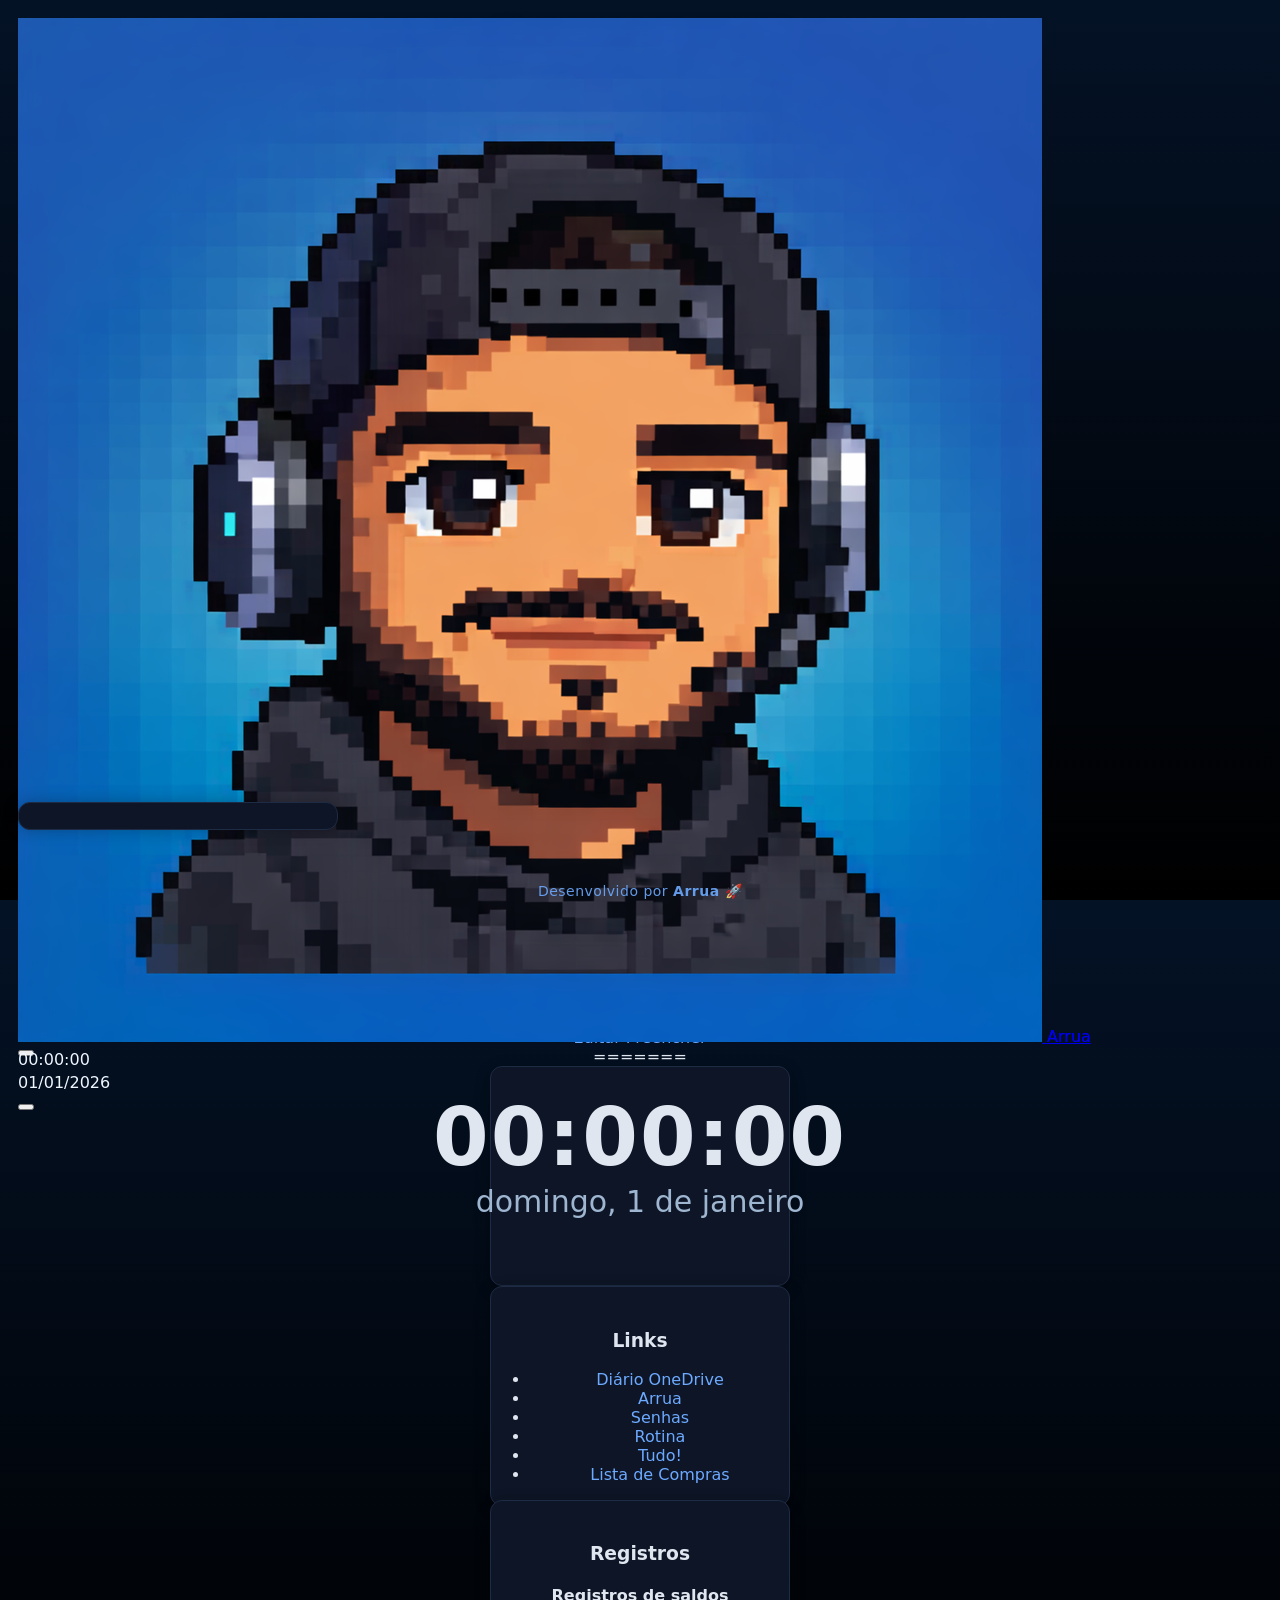
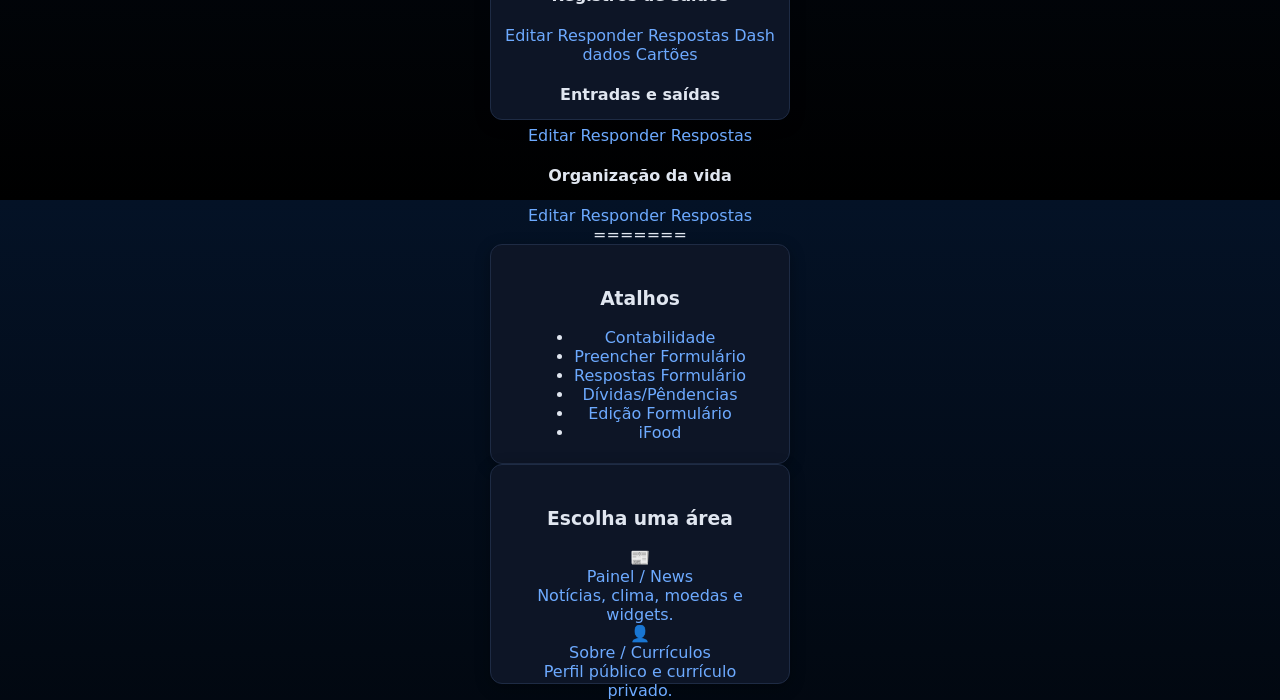
<file: index.html>
<!doctype html>
<html lang="pt-BR">
<head>
  <meta charset="utf-8" />
  <meta name="viewport" content="width=device-width,initial-scale=1" />
  <title>Luiz Arrua - Dashboard</title>
  <link rel="icon" type="image/png" href="la.png" />
  <link rel="stylesheet" href="style.css" />
</head>

<header class="topbar">
  <a class="brand" href="index.html" aria-label="Go to Home">
    <img class="brand-logo" src="la.png" alt="LA" />
    <span class="brand-text">Arrua</span>
  </a>

  <button class="menu-btn" id="menuBtn" aria-label="Open menu" aria-controls="menuPanel" aria-expanded="false">
    <span class="menu-icon" aria-hidden="true"></span>
  </button>
</header>

<!-- Overlay (clique fora pra fechar) -->
<div class="menu-overlay" id="menuOverlay" hidden></div>

<!-- Painel do menu -->
<nav class="menu-panel" id="menuPanel" aria-label="Site menu" hidden>
  <div class="menu-panel-head">
    <div class="menu-title">Menu</div>
    <button class="menu-close" id="menuClose" aria-label="Close menu">✕</button>
  </div>

  <a class="menu-link" href="index.html">🏠 Home</a>
  <a class="menu-link" href="news.html">📰 Dashboard / News</a>
  <a class="menu-link" href="sobre.html">👤 About / Resume</a>

  <div class="menu-sep"></div>

</nav>

<body>
  <header class="topbar">
    <a class="brand" href="index.html" aria-label="Go to Home">
      <img class="brand-logo" src="la.png" alt="LA" />
      <span class="brand-text">Arrua</span>
    </a>

    <div class="topbar-clock" data-header-clock>00:00:00</div>

    <div class="topbar-actions">
      <div class="topbar-date" data-header-date>01/01/2026</div>
      <button class="menu-btn" id="menuBtn" aria-label="Open menu" aria-controls="menuPanel" aria-expanded="false">
        <span class="menu-icon" aria-hidden="true"></span>
      </button>
    </div>
  </header>

  <div class="menu-overlay" id="menuOverlay" hidden></div>

  <nav class="menu-panel" id="menuPanel" aria-label="Site menu" hidden>
    <div class="menu-panel-head">
      <div class="menu-title">Menu</div>
      <button class="menu-close" id="menuClose" aria-label="Close menu">x</button>
    </div>

    <a class="menu-link" href="index.html">Home</a>
    <a class="menu-link" href="news.html">Dashboard / News</a>
    <a class="menu-link" href="curriculo.html">Currículo oficial</a>
    <a class="menu-link" href="sobre.html">Sobre mim</a>
    <a class="menu-link subtle" href="curriculo.html#inscricoes">Inscrições</a>
    <a class="menu-link" href="bia.html">Bia</a>

    <div class="menu-sep"></div>
  </nav>
  <div id="app">

    <main class="dashboard-grid">

      <!-- LEFT COLUMN -->
      <section class="card card-weather" id="weather-card">
        <div class="card-inner is-center">
          <h3 class="card-title">Clima</h3>
          <div id="weather-info">carregando...</div>
        </div>
      </section>

      <section class="card card-calendar" id="calendar-card">
        <div class="card-inner is-center">
          <h3 class="card-title">Calendário</h3>

          <div id="calendar" class="calendar"></div>

          <!-- Calendar meta info -->
          <div class="calendar-meta">
            <p id="monthYear"></p>
            <p id="diaDoAno"></p>
            <p id="semanaAtual"></p>
          </div>

          <!-- Countdown stays INSIDE calendar -->
          <div id="countdown-card" class="countdown-box">
            <p id="contador"></p>
            <p id="contadorBia"></p>
            <p id="contadorLuiz"></p>
          </div>
        </div>
      </section>

      <!-- CENTER COLUMN -->
      <section class="center-column" id="center-column">
        <div class="quick-grid" aria-label="Atalhos principais">
          <a class="quick-card" href="https://github.com/arrualuiz" target="_blank" rel="noopener">
            <span class="quick-label">Git</span>
            <strong>GitHub</strong>
          </a>
          <a class="quick-card" href="https://www.linkedin.com/in/luizarrua/" target="_blank" rel="noopener">
            <span class="quick-label">In</span>
            <strong>LinkedIn</strong>
          </a>
        </div>

        <section class="card card-clock" id="clock-card">
          <div class="clock-inner">
            <div id="clock" class="clock-time">00:00:00</div>
            <div id="date" class="clock-date">domingo, 1 de janeiro</div>
          </div>
        </section>

        <section class="card card-chooser center-chooser" id="chooser-card">
          <div class="card-inner">
            <h3 class="card-title is-center">Escolha uma área</h3>
            
            <div class="chooser-stack">
              <a class="chooser-item" href="news.html" aria-label="Ir para Painel / News">
                <div class="chooser-icon">📰</div>
                <div class="chooser-title">Dashboard / News</div>
                <div class="chooser-desc">Notícias, clima, moedas e widgets.</div>
              </a>

              <a class="chooser-item" href="curriculo.html" aria-label="Ir para Currículo oficial">
                <div class="chooser-icon">👤</div>
                <div class="chooser-title">Currículo oficial</div>
                <div class="chooser-desc">Perfil público, GitHub hub e histórico profissional.</div>
              </a>
            </div>
          </div>
        </section>
      </section>

      <!-- RIGHT COLUMN (stack) -->
      <aside class="right-column">

        <section class="card card-shortcuts" id="links-2">
          <div class="card-inner is-center">
            <h3 class="card-title">Painéis e pessoais</h3>

            <div class="link-groups">
              <div class="link-group">
                <h4>Pessoais</h4>
                <div class="link-pills">
                  <a href="https://docs.google.com/spreadsheets/d/1CqojjkZJM2e8eSAlAYsmq5snYd9BlJlreHAlZ6e0BKw/edit?gid=708432143#gid=708432143" target="_blank" rel="noopener">Compras</a>
                  <a href="https://docs.google.com/spreadsheets/d/1G1gyhcbcL85jdhMs5vczmdw6Z9q0SVdNOudOGcQGuTo/edit?gid=0#gid=0" target="_blank" rel="noopener">Senhas</a>
                  <a href="https://onedrive.live.com/personal/be7c329acde20099/_layouts/15/Doc.aspx?sourcedoc={d3fb22b0-4912-45eb-b2b4-6447f4291ba6}&action=edit&wd=target%28Capa.one%7C9fc22ce0-eb50-467d-adaf-79f94b65d101%2FLuiz%20Arrua%7C6217daab-aa67-413b-af9a-0a1b224355e6%2F%29&wdorigin=NavigationUrl" target="_blank" rel="noopener">Diário</a>
                  <a href="https://docs.google.com/spreadsheets/d/1uKekN2-WY7RXxY40FsPXkbK_Vlq3EmYGDdpBXBT5-eA/edit?gid=394255261#gid=394255261" target="_blank" rel="noopener">Arrua</a>
                  <a href="https://docs.google.com/spreadsheets/d/165jWGd2kUtaTsKwnb6eV3omBdIJgGSQP2yThbRM2fig/edit?gid=1386427151#gid=1386427151" target="_blank" rel="noopener">Rotina</a>
                  <a href="https://docs.google.com/document/d/1HOkRRWSmfv0APuFFdrRwnjnmUm3n8DtMWDcXrI5wmks/edit?tab=t.kjjg5e5lezlj" target="_blank" rel="noopener">Tudo!</a>
                </div>
              </div>

              <div class="link-group">
                <h4>Dashboards</h4>
                <div class="link-pills">
                  <a href="https://docs.google.com/spreadsheets/d/1hgSeSzOpBzxyJji-S2GPG8xECaZlpr0RlBsaCNQrLZE/edit?gid=1940484478#gid=1940484478" target="_blank" rel="noopener">Acompanha preços</a>
                  <a href="https://docs.google.com/spreadsheets/d/1Q-Ccl5UngOts5X0yCPJ04USDVjk6rCciCyynOlPrVN0/edit?gid=1288889714#gid=1288889714" target="_blank" rel="noopener">Notificações Android</a>
                </div>
              </div>

              <div class="link-group">
                <h4>Aplicativos/contas</h4>
                <div class="link-pills">
                  <a href="https://docs.google.com/forms/d/1Dkfke3wT90jcemQVvwjG_o6UeRKwNTqbu3EC2Gl27zQ/edit" target="_blank" rel="noopener">Editar</a>
                  <a href="https://forms.gle/rtE7iPfwyfRokg7c8" target="_blank" rel="noopener">Preencher</a>
                </div>
              </div>
            </div>
=======

      <!-- CENTER COLUMN -->
      <section class="card card-clock" id="clock-card">
        <div class="clock-inner">
          <div id="clock" class="clock-time">00:00:00</div>
          <div id="date" class="clock-date">domingo, 1 de janeiro</div>
        </div>
      </section>

      <!-- RIGHT COLUMN (stack) -->
      <aside class="right-column">

        <section class="card card-links" id="links-1">
          <div class="card-inner is-center">
            <h3 class="card-title">Links</h3>

            <ul class="link-list">
              <li><a href="https://onedrive.live.com/personal/be7c329acde20099/_layouts/15/Doc.aspx?sourcedoc={d3fb22b0-4912-45eb-b2b4-6447f4291ba6}&action=edit&wd=target%28Capa.one%7C9fc22ce0-eb50-467d-adaf-79f94b65d101%2FLuiz%20Arrua%7C6217daab-aa67-413b-af9a-0a1b224355e6%2F%29&wdorigin=NavigationUrl" target="_blank" rel="noopener">Diário OneDrive</a></li>
              <li><a href="https://docs.google.com/spreadsheets/d/1uKekN2-WY7RXxY40FsPXkbK_Vlq3EmYGDdpBXBT5-eA/edit?gid=394255261#gid=394255261" target="_blank" rel="noopener">Arrua</a></li>
              <li><a href="https://docs.google.com/spreadsheets/d/1G1gyhcbcL85jdhMs5vczmdw6Z9q0SVdNOudOGcQGuTo/edit?gid=0#gid=0" target="_blank" rel="noopener">Senhas</a></li>
              <li><a href="https://docs.google.com/spreadsheets/d/165jWGd2kUtaTsKwnb6eV3omBdIJgGSQP2yThbRM2fig/edit?gid=1386427151#gid=1386427151" target="_blank" rel="noopener">Rotina</a></li>
              <li><a href="https://docs.google.com/document/d/1HOkRRWSmfv0APuFFdrRwnjnmUm3n8DtMWDcXrI5wmks/edit?tab=t.kjjg5e5lezlj" target="_blank" rel="noopener">Tudo!</a></li>
              <li><a href="https://docs.google.com/spreadsheets/d/1CqojjkZJM2e8eSAlAYsmq5snYd9BlJlreHAlZ6e0BKw/edit?gid=708432143#gid=708432143" target="_blank" rel="noopener">Lista de Compras</a></li>
            </ul>

        <section class="card card-links" id="links-1">
          <div class="card-inner is-center">
            <h3 class="card-title">Registros</h3>

            <div class="link-groups">
              <div class="link-group">
                <h4>Registros de saldos</h4>
                <div class="link-pills">
                  <a href="https://docs.google.com/forms/d/1Dkfke3wT90jcemQVvwjG_o6UeRKwNTqbu3EC2Gl27zQ/edit" target="_blank" rel="noopener">Editar</a>
                  <a href="https://forms.gle/iCpfaTB84gk7cCMi9" target="_blank" rel="noopener">Responder</a>
                  <a href="https://docs.google.com/spreadsheets/d/1UeR1-GC2-U8a5WShbocwCHnOX6UHKkaPvW91mfjgjZY/edit?resourcekey=&gid=43592166#gid=43592166" target="_blank" rel="noopener">Respostas</a>
                  <a href="https://docs.google.com/spreadsheets/d/1UeR1-GC2-U8a5WShbocwCHnOX6UHKkaPvW91mfjgjZY/edit?resourcekey=&gid=607868478#gid=607868478" target="_blank" rel="noopener">Dash dados</a>
                  <a href="https://docs.google.com/spreadsheets/d/1UeR1-GC2-U8a5WShbocwCHnOX6UHKkaPvW91mfjgjZY/edit?resourcekey=&gid=607868478#gid=607868478" target="_blank" rel="noopener">Cartões</a>
                </div>
              </div>

              <div class="link-group">
                <h4>Entradas e saídas</h4>
                <div class="link-pills">
                  <a href="https://docs.google.com/forms/d/1_KoT0tW-ZzCQp7qr1-s3np9Qs2jEuO4ez489tQEThVc/edit" target="_blank" rel="noopener">Editar</a>
                  <a href="https://forms.gle/pqXeyHa5pPLyDqry8" target="_blank" rel="noopener">Responder</a>
                  <a href="https://docs.google.com/spreadsheets/d/1-SzQhfSYUS2zaAIYmec49eruJfaF_RNcFJmDyxQwtuk/edit?resourcekey=&gid=359995757#gid=359995757" target="_blank" rel="noopener">Respostas</a>
                </div>
              </div>

              <div class="link-group">
                <h4>Organização da vida</h4>
                <div class="link-pills">
                  <a href="https://docs.google.com/forms/d/1ri2F2-o_fTkncslkqn_D1M1gozM7ei8CFnLWpaQC6eU/edit?usp=forms_home&ouid=100071754783210925523&ths=true" target="_blank" rel="noopener">Editar</a>
                  <a href="https://forms.gle/e6C2SBDJVbiHzaAt7" target="_blank" rel="noopener">Responder</a>
                  <a href="https://docs.google.com/spreadsheets/d/1G7bHiuVUWqJ61MuV7EvU_lIzpiA6ZEJa_Kq3VxUg3FU/edit?resourcekey=&gid=75022154#gid=75022154" target="_blank" rel="noopener">Respostas</a>
                </div>
              </div>
            </div>

=======
        <section class="card card-shortcuts" id="links-2">
          <div class="card-inner is-center">
            <h3 class="card-title">Atalhos</h3>

            <ul class="link-list is-compact">
              <li><a href="https://docs.google.com/spreadsheets/d/1SqUu1fw5SgwHiwha3lLJC5XAKqX1NOKkxcpnhI1cIxw/edit?gid=577845637#gid=577845637" target="_blank" rel="noopener">Contabilidade</a></li>
              <li><a href="https://docs.google.com/forms/d/e/1FAIpQLScnhM3FXm_Ldw2VxMeZU0sBzpIp6tZ1FCJQqcM9OJ23kb57GQ/viewform" target="_blank" rel="noopener">Preencher Formulário</a></li>
              <li><a href="https://docs.google.com/spreadsheets/d/14xSnJfiMm5ktOOBYdeN8qWvnDXacAAY9UThER-K92fY/edit?gid=1299908561#gid=1299908561" target="_blank" rel="noopener">Respostas Formulário</a></li>
              <li><a href="https://docs.google.com/spreadsheets/d/184jn40iP1gwTZ081O0LuxaHslSxT2De7zglmwMdnjvc/edit?gid=1124843239#gid=1124843239" target="_blank" rel="noopener">Dívidas/Pêndencias</a></li>
              <li><a href="https://docs.google.com/forms/d/1nqYJ5cDPsYzPOuxhciFTB2_BOsTkHl2w7WwrW-xespg/edit" target="_blank" rel="noopener">Edição Formulário</a></li>
              <li><a href="https://docs.google.com/spreadsheets/d/1o8k9-iy3wgrdsQxs16KQmYtytnZeOC4DeQKD63SWoEE/edit?gid=324427797#gid=324427797" target="_blank" rel="noopener">iFood</a></li>
            </ul>

          </div>
        </section>

        <section class="card card-chooser" id="chooser-card">
          <div class="card-inner">
            <h3 class="card-title is-center">Escolha uma área</h3>
            
            <div class="chooser-stack">
              <a class="chooser-item" href="news.html" aria-label="Ir para Painel / News">
                <div class="chooser-icon">📰</div>
                <div class="chooser-title">Painel / News</div>
                <div class="chooser-desc">Notícias, clima, moedas e widgets.</div>
              </a>

              <a class="chooser-item" href="sobre.html" aria-label="Ir para Sobre / Currículos">
                <div class="chooser-icon">👤</div>
                <div class="chooser-title">Sobre / Currículos</div>
                <div class="chooser-desc">Perfil público e currículo privado.</div>
              </a>
            </div>

          </div>
        </section>

      </aside>

    </main>

    <footer class="footer">
      <div class="signature">Desenvolvido por <strong>Arrua</strong> 🚀</div>
    </footer>
  </div>

  <script src="script.js"></script>
</body>
</html>
</file>
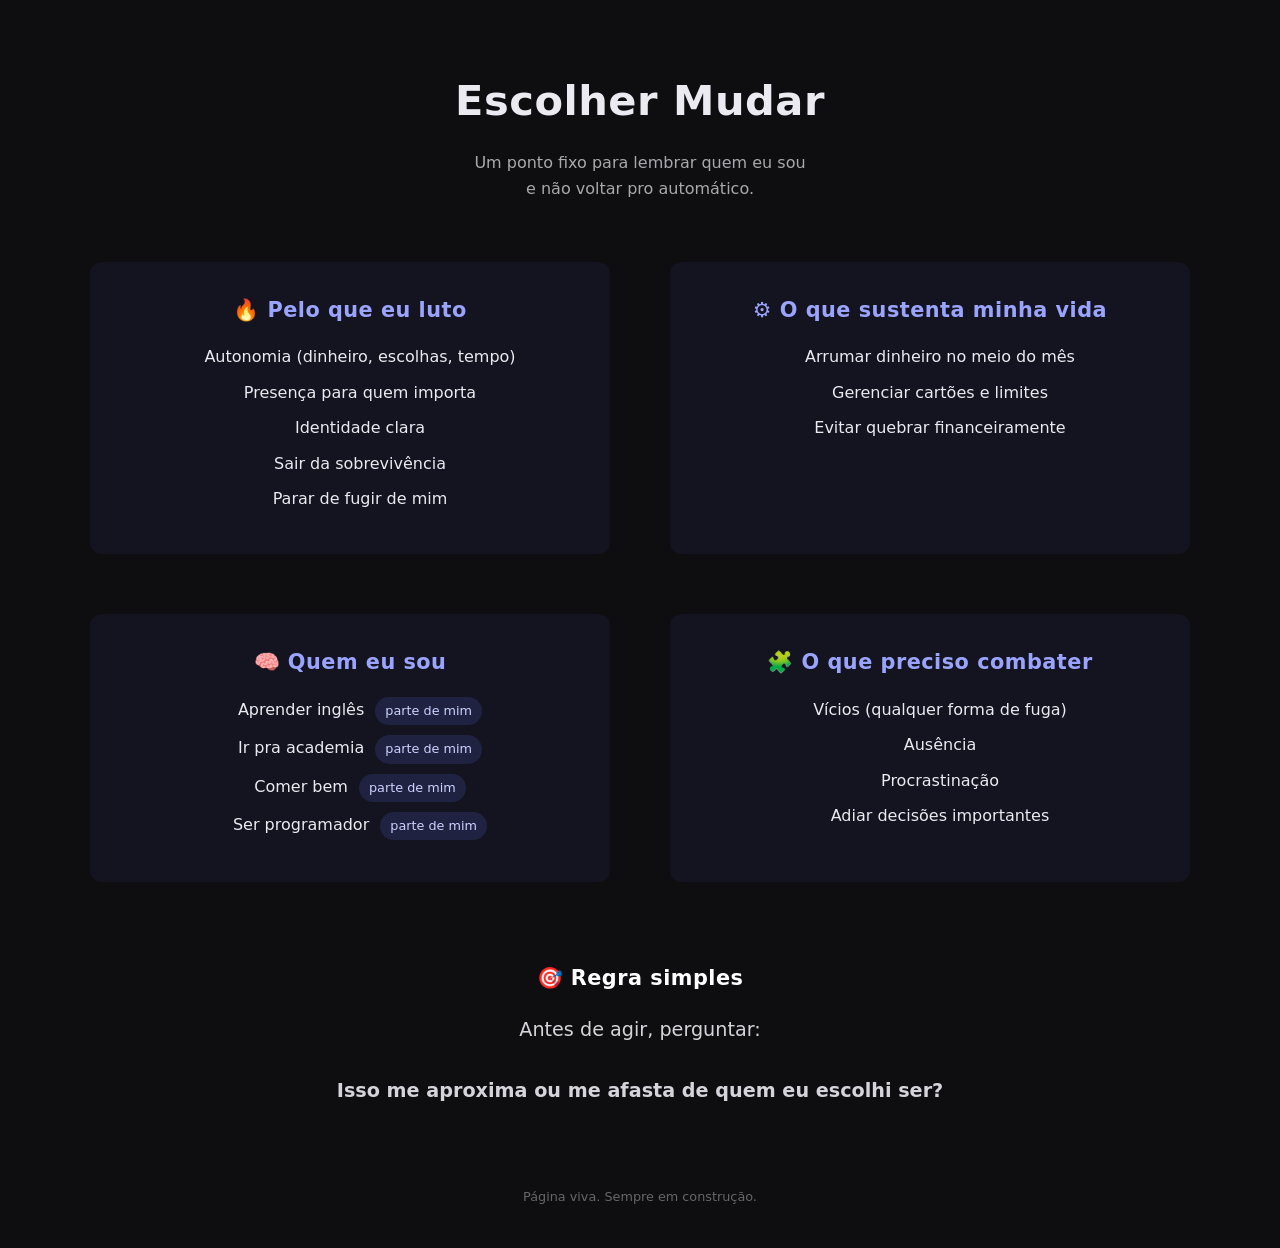
<file: luiz.html>
<!DOCTYPE html>
<html lang="pt-BR">
<head>
  <meta charset="UTF-8" />
  <meta name="viewport" content="width=device-width, initial-scale=1.0"/>
  <title>Escolher Mudar</title>

  <style>
    body {
      font-family: system-ui, -apple-system, BlinkMacSystemFont, "Segoe UI", sans-serif;
      background: #0e0e11;
      color: #eaeaf0;
      margin: 0;
      padding: 40px;
      line-height: 1.6;
    }

    h1, h2 {
      letter-spacing: 0.5px;
    }

    h1 {
      text-align: center;
      font-size: 2.6rem;
      margin-bottom: 16px;
    }

    .subtitle {
      text-align: center;
      opacity: 0.7;
      margin-bottom: 60px;
    }

    .grid {
      text-align: center;
      display: grid;
      grid-template-columns: 1fr 1fr;
      gap: 60px;
      max-width: 1100px;
      margin: 0 auto;
    }

    section {
      background: #141420;
      padding: 32px;
      border-radius: 12px;
      flex-direction: column; 
      align-items: flex-start; /* 👈 impede centralização lateral */
    }

    h2 {
      font-size: 1.3rem;
      color: #9aa4ff;
      margin-top: 0;
    }

    ul {
      list-style: none;
      margin: 0;
      padding-left: 20px;
    }

    li {
      margin: 10px 0;
    }

    .tag {
      display: inline-block;
      background: #1f2240;
      color: #cdd2ff;
      padding: 4px 10px;
      border-radius: 999px;
      font-size: 0.8rem;
      margin-left: 6px;
    }

    .rules {
      max-width: 800px;
      margin: 80px auto 0;
      text-align: center;
    }

    .rules h2 {
      color: #ffffff;
    }

    .rules p {
      font-size: 1.2rem;
      opacity: 0.9;
    }

    footer {
      margin-top: 80px;
      text-align: center;
      opacity: 0.4;
      font-size: 0.8rem;
    }

    @media (max-width: 900px) {
      .grid {
        grid-template-columns: 1fr;
      }
    }
  </style>
</head>

<body>

  <h1>Escolher Mudar</h1>
  <p class="subtitle">
    Um ponto fixo para lembrar quem eu sou<br>
    e não voltar pro automático.
  </p>

  <div class="grid">

    <!-- COLUNA ESQUERDA -->
    <section>
      <h2>🔥 Pelo que eu luto</h2>
      <ul>
        <li>Autonomia (dinheiro, escolhas, tempo)</li>
        <li>Presença para quem importa</li>
        <li>Identidade clara</li>
        <li>Sair da sobrevivência</li>
        <li>Parar de fugir de mim</li>
      </ul>
    </section>

    <section>
      <h2>⚙️ O que sustenta minha vida</h2>
      <ul>
        <li>Arrumar dinheiro no meio do mês</li>
        <li>Gerenciar cartões e limites</li>
        <li>Evitar quebrar financeiramente</li>
      </ul>
    </section>

    <!-- COLUNA DIREITA -->
    <section>
      <h2>🧠 Quem eu sou</h2>
      <ul>
        <li>Aprender inglês <span class="tag">parte de mim</span></li>
        <li>Ir pra academia <span class="tag">parte de mim</span></li>
        <li>Comer bem <span class="tag">parte de mim</span></li>
        <li>Ser programador <span class="tag">parte de mim</span></li>
      </ul>
    </section>

    <section>
      <h2>🧩 O que preciso combater</h2>
      <ul>
        <li>Vícios (qualquer forma de fuga)</li>
        <li>Ausência</li>
        <li>Procrastinação</li>
        <li>Adiar decisões importantes</li>
      </ul>
    </section>

  </div>

  <div class="rules">
    <h2>🎯 Regra simples</h2>
    <p>
      Antes de agir, perguntar:<br><br>
      <strong>Isso me aproxima ou me afasta de quem eu escolhi ser?</strong>
    </p>
  </div>

  <footer>
    Página viva. Sempre em construção.
  </footer>

</body>
</html>
</file>
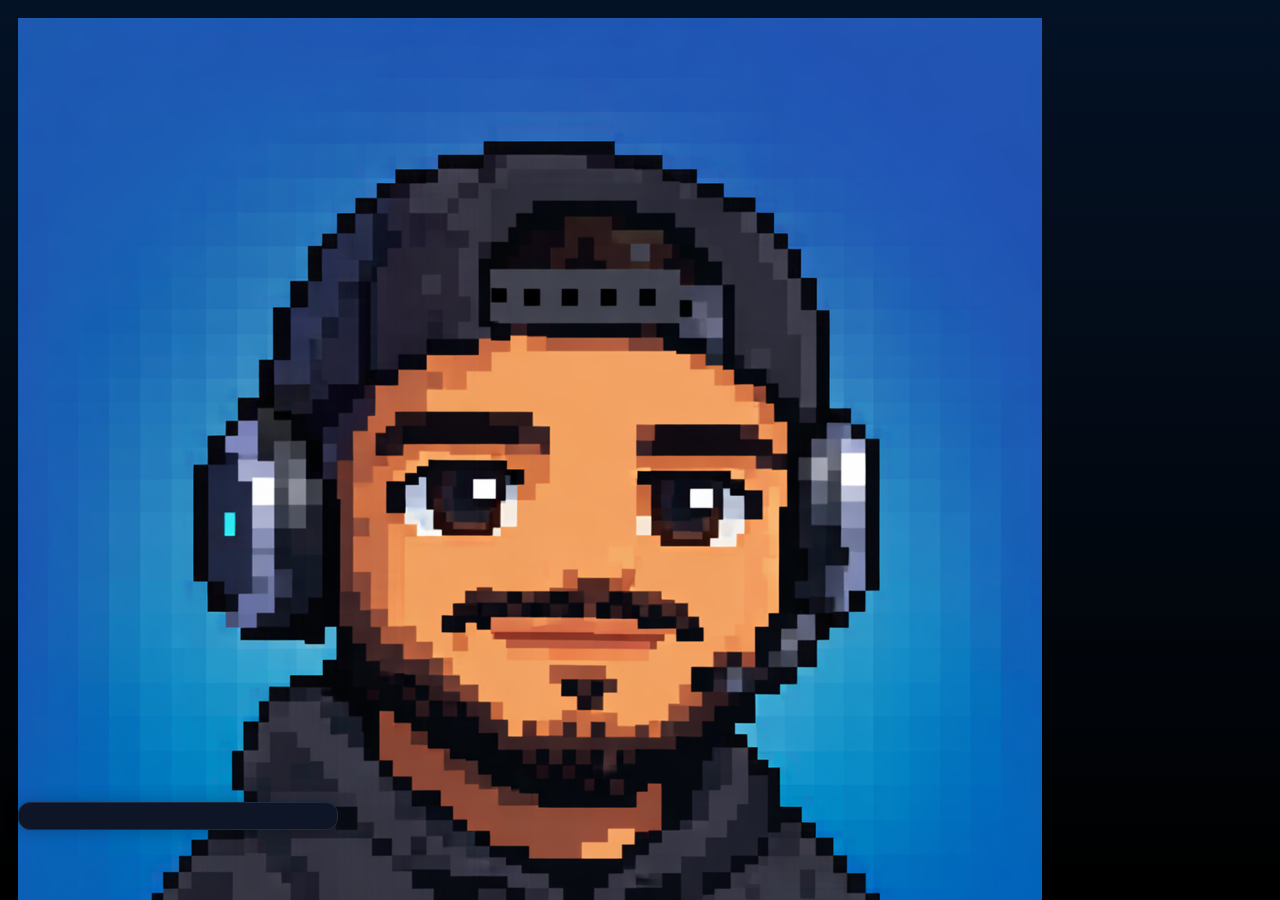
<file: news.html>
<!doctype html>
<html lang="pt-BR">
<head>
  <meta charset="utf-8" />
  <meta name="viewport" content="width=device-width,initial-scale=1" />
  <title>Arrua — Panel / News</title>
  <link rel="icon" href="la.png" />
  <link rel="stylesheet" href="style.css" />
</head>

<body class="news-page">

  <!-- TOPBAR -->
  <header class="topbar">
    <a class="brand" href="index.html" aria-label="Go to Home">
      <img class="brand-logo" src="la.png" alt="LA" />
      <span class="brand-text">Arrua</span>
    </a>

    <div class="topbar-clock" data-header-clock>00:00:00</div>

    <div class="topbar-actions">
      <div class="topbar-date" data-header-date>01/01/2026</div>
      <button class="menu-btn" id="menuBtn"
        aria-label="Open menu"
        aria-controls="menuPanel"
        aria-expanded="false">
        <span class="menu-icon" aria-hidden="true"></span>
      </button>
    </div>
  </header>

  <!-- Overlay -->
  <div class="menu-overlay" id="menuOverlay" hidden></div>

  <!-- Menu panel -->
  <nav class="menu-panel" id="menuPanel" aria-label="Site menu" hidden>
    <div class="menu-panel-head">
      <div class="menu-title">Menu</div>
      <button class="menu-close" id="menuClose" aria-label="Close menu">x</button>
    </div>

    <a class="menu-link" href="index.html">Home</a>
    <a class="menu-link" href="news.html">Dashboard / News</a>
    <a class="menu-link" href="curriculo.html">Currículo oficial</a>
    <a class="menu-link" href="sobre.html">Sobre mim</a>
    <a class="menu-link subtle" href="curriculo.html#inscricoes">Inscrições</a>
    <a class="menu-link" href="bia.html">Bia</a>

    <div class="menu-sep"></div>
  </nav>

  <!-- CONTENT -->
  <main class="news-wrap" id="app">
    <h1 class="news-title">Dashboard / News</h1>
    <p class="news-subtitle">Clima, calendário e notícias rápidas.</p>

    <div class="news-grid">

      <!-- LEFT COLUMN -->
      <section class="news-col">
        <article class="news-card">
          <h2 class="news-h2">Clima</h2>
          <div id="weather-info" class="news-muted">Loading...</div>
        </article>

        <article class="news-card">
          <h2 class="news-h2">Calendário</h2>
          <div id="calendar" class="calendar"></div>

          <div class="news-meta">
            <p id="diaDoAno"></p>
            <p id="semanaAtual"></p>
          </div>
        </article>
      </section>

      <!-- MIDDLE COLUMN -->
      <section class="news-col news-col-news">
        <article class="news-card">
          <h2 class="news-h2">Notícias — Coritiba</h2>
          <ul id="news-list-coritiba" class="news-list">
            <li class="news-muted">Loading...</li>
          </ul>
        </article>

        <article class="news-card">
          <h2 class="news-h2">Notícias — Santos</h2>
          <ul id="news-list-santos" class="news-list">
            <li class="news-muted">Loading...</li>
          </ul>
        </article>
      </section>

      <!-- RIGHT COLUMN -->
      <section class="news-col">
        <article class="news-card">
          <h2 class="news-h2">Moedas</h2>
          <div id="currencies" class="news-muted">Task aberta: conectar cotação USD, EUR e cripto.</div>
        </article>
      </section>

    </div>
  </main>

  <!-- FOOTER -->
  <footer class="news-footer">
    <a href="index.html" class="btn-link">← Back</a>
    <span class="news-footer-dot">•</span>
    <span>Desenvolvido por Arrua 🚀</span>
  </footer>

  <script src="script.js"></script>
</body>
</html>
</file>
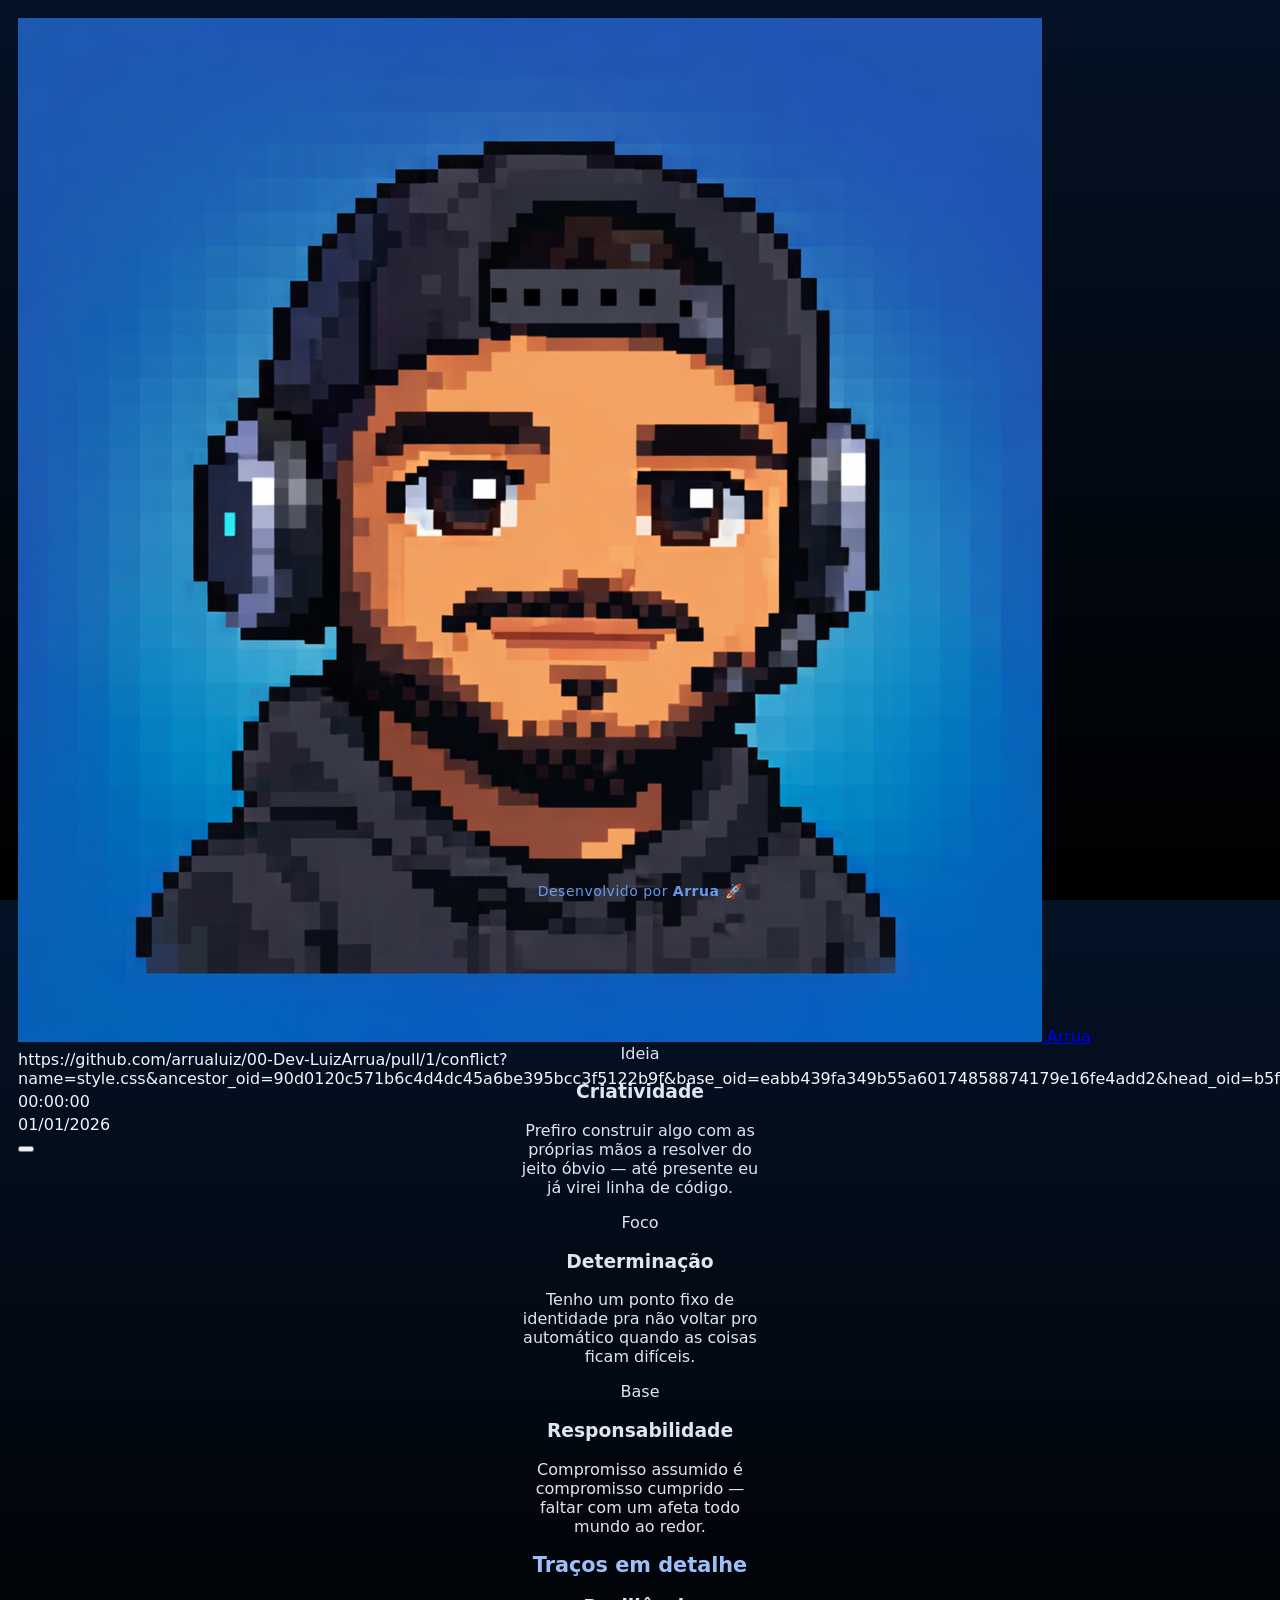
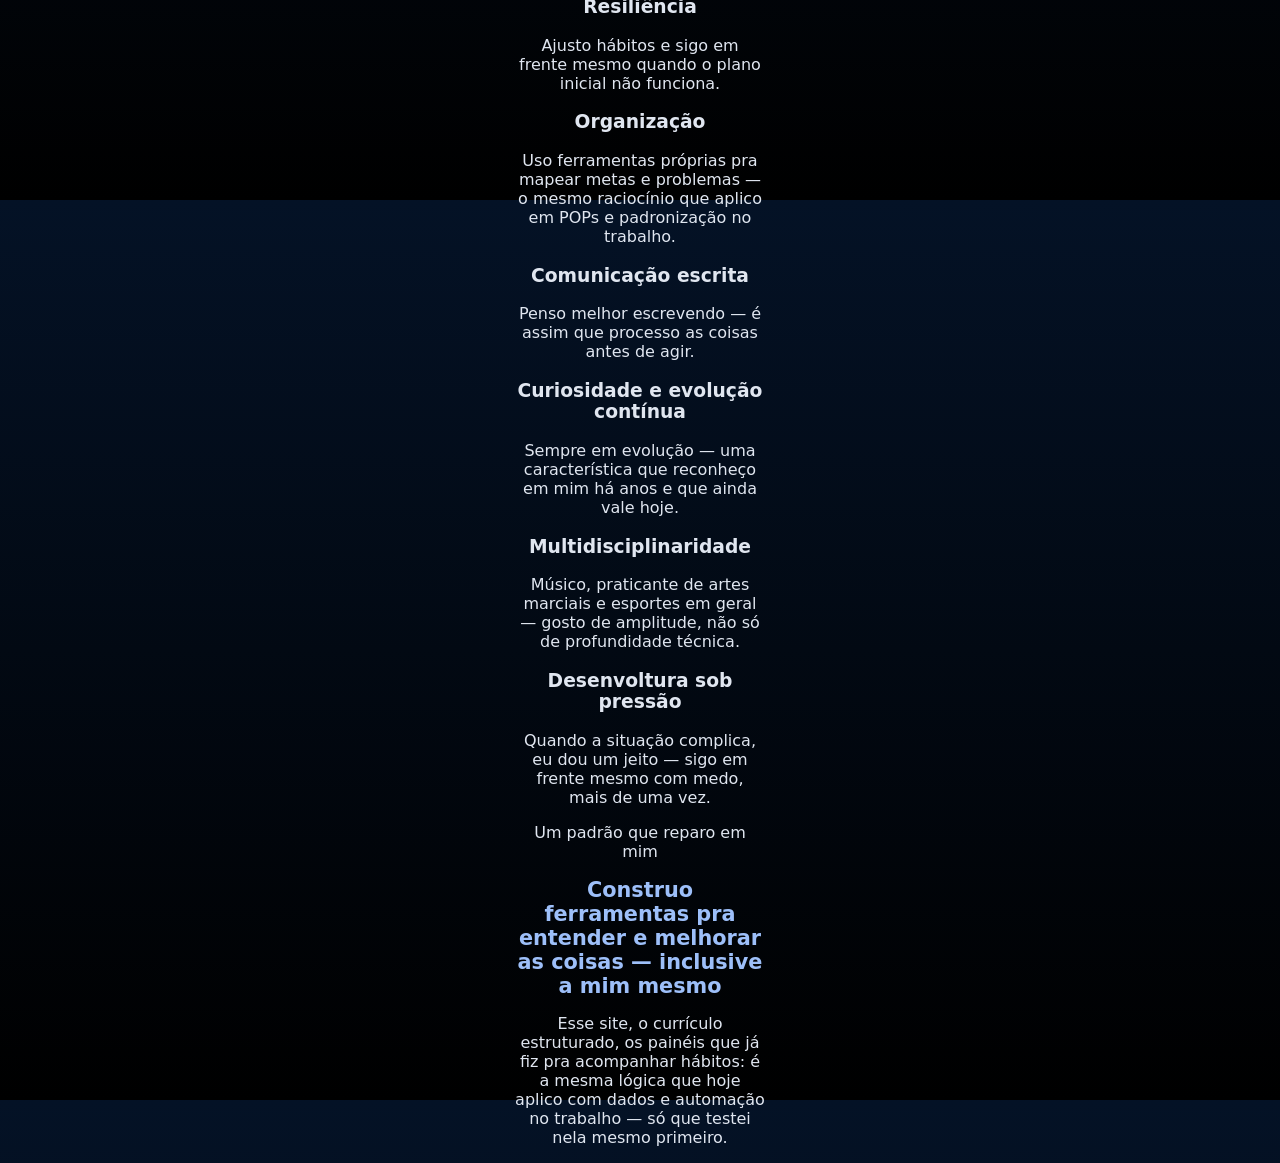
<file: sobre.html>
<!doctype html>
<html lang="pt-BR">
<head>
  <meta charset="utf-8" />
  <meta name="viewport" content="width=device-width,initial-scale=1" />
  <title>Sobre mim | Luiz Arrua</title>
  <link rel="icon" type="image/png" href="la.png" />
  <link rel="stylesheet" href="style.css" />
</head>

<body class="cv-page">
  <header class="topbar">
    <a class="brand" href="index.html" aria-label="Go to Home">
      <img class="brand-logo" src="la.png" alt="LA" />
      <span class="brand-text">Arrua</span>
    </a>

https://github.com/arrualuiz/00-Dev-LuizArrua/pull/1/conflict?name=style.css&ancestor_oid=90d0120c571b6c4d4dc45a6be395bcc3f5122b9f&base_oid=eabb439fa349b55a60174858874179e16fe4add2&head_oid=b5fb8708334e76c9f6473ce437cd2fa7ed7b03e3    <div class="topbar-clock" data-header-clock>00:00:00</div>

    <div class="topbar-actions">
      <div class="topbar-date" data-header-date>01/01/2026</div>
      <button class="menu-btn" id="menuBtn" aria-label="Open menu" aria-controls="menuPanel" aria-expanded="false">
        <span class="menu-icon" aria-hidden="true"></span>
      </button>
    </div>
  </header>

  <div class="menu-overlay" id="menuOverlay" hidden></div>

  <nav class="menu-panel" id="menuPanel" aria-label="Site menu" hidden>
    <div class="menu-panel-head">
      <div class="menu-title">Menu</div>
      <button class="menu-close" id="menuClose" aria-label="Close menu">x</button>
    </div>

    <a class="menu-link" href="index.html">Home</a>
    <a class="menu-link" href="news.html">Dashboard / News</a>
    <a class="menu-link" href="curriculo.html">Currículo oficial</a>
    <a class="menu-link" href="sobre.html">Sobre mim</a>
    <a class="menu-link subtle" href="curriculo.html#inscricoes">Inscrições</a>
    <a class="menu-link" href="bia.html">Bia</a>

    <div class="menu-sep"></div>
  </nav>

  <div id="app">
    <main class="cv-wrap cv-wrap-wide">
      <section class="card cv-card cv-hero-card">
        <div class="card-inner cv">
          <div class="cv-header cv-header-hero">
            <div class="cv-header-top">
              <div>
                <p class="cv-kicker">Além do currículo</p>
                <h1 class="cv-name">Luiz Felipe Arrua Castilho</h1>
                <p class="cv-role">Curioso, criativo e sempre em evolução</p>
              </div>
            </div>

            <p class="cv-location">
              Curitiba - Paraná - Brasil ·
              <a class="cv-small-link" href="curriculo.html">Ver currículo oficial →</a>
            </p>
          </div>

          <section class="cv-section cv-summary">
            <h2 class="cv-title">Quem eu sou</h2>
            <p class="cv-desc cv-lead">
              Sou um profissional com experiência em suporte técnico, gestão de inventários, automação de processos e análise de dados — e hoje direciono minha carreira para Data Analytics e Business Intelligence. Ao longo da trajetória, passei da linha de frente do atendimento ao cliente para a liderança de uma equipe de suporte, onde aprendi a resolver problemas complexos sob pressão e a organizar processos que antes dependiam de esforço manual.
            </p>
            <p class="cv-desc">
              Fora do trabalho sou basicamente a mesma pessoa: gosto de sistemas, de entender como as coisas funcionam e de melhorar o que já existe — inclusive eu mesmo. Escrevo bastante pra organizar a cabeça, sou músico e curioso por várias artes, e levo a sério os compromissos que assumo.
            </p>
          </section>

          <section class="cv-section">
            <div class="cv-highlight-grid">
              <article class="cv-highlight">
                <span class="cv-metric">Mente</span>
                <h3>Autoconhecimento</h3>
                <p>Escrevo bastante pra organizar o pensamento e manter o rumo — prática constante, não discurso.</p>
              </article>

              <article class="cv-highlight">
                <span class="cv-metric">Ideia</span>
                <h3>Criatividade</h3>
                <p>Prefiro construir algo com as próprias mãos a resolver do jeito óbvio — até presente eu já virei linha de código.</p>
              </article>

              <article class="cv-highlight">
                <span class="cv-metric">Foco</span>
                <h3>Determinação</h3>
                <p>Tenho um ponto fixo de identidade pra não voltar pro automático quando as coisas ficam difíceis.</p>
              </article>

              <article class="cv-highlight">
                <span class="cv-metric">Base</span>
                <h3>Responsabilidade</h3>
                <p>Compromisso assumido é compromisso cumprido — faltar com um afeta todo mundo ao redor.</p>
              </article>
            </div>
          </section>

          <section class="cv-section">
            <h2 class="cv-title">Traços em detalhe</h2>
            <div class="cv-grid">
              <div class="cv-block">
                <h3 class="cv-subtitle">Resiliência</h3>
                <p class="cv-desc">Ajusto hábitos e sigo em frente mesmo quando o plano inicial não funciona.</p>
              </div>

              <div class="cv-block">
                <h3 class="cv-subtitle">Organização</h3>
                <p class="cv-desc">Uso ferramentas próprias pra mapear metas e problemas — o mesmo raciocínio que aplico em POPs e padronização no trabalho.</p>
              </div>

              <div class="cv-block">
                <h3 class="cv-subtitle">Comunicação escrita</h3>
                <p class="cv-desc">Penso melhor escrevendo — é assim que processo as coisas antes de agir.</p>
              </div>

              <div class="cv-block">
                <h3 class="cv-subtitle">Curiosidade e evolução contínua</h3>
                <p class="cv-desc">Sempre em evolução — uma característica que reconheço em mim há anos e que ainda vale hoje.</p>
              </div>

              <div class="cv-block">
                <h3 class="cv-subtitle">Multidisciplinaridade</h3>
                <p class="cv-desc">Músico, praticante de artes marciais e esportes em geral — gosto de amplitude, não só de profundidade técnica.</p>
              </div>

              <div class="cv-block">
                <h3 class="cv-subtitle">Desenvoltura sob pressão</h3>
                <p class="cv-desc">Quando a situação complica, eu dou um jeito — sigo em frente mesmo com medo, mais de uma vez.</p>
              </div>
            </div>
          </section>

          <section class="cv-section cv-summary">
            <p class="cv-kicker">Um padrão que reparo em mim</p>
            <h2 class="cv-title">Construo ferramentas pra entender e melhorar as coisas — inclusive a mim mesmo</h2>
            <p class="cv-desc">Esse site, o currículo estruturado, os painéis que já fiz pra acompanhar hábitos: é a mesma lógica que hoje aplico com dados e automação no trabalho — só que testei nela mesmo primeiro.</p>
          </section>

        </div>
      </section>

      <footer class="footer">
        <div class="signature">Desenvolvido por <strong>Arrua 🚀</strong></div>
      </footer>
    </main>
  </div>

  <script src="script.js"></script>
</body>
</html>
</file>
<file: style.css>
/* VARIÁVEIS E CONFIGURAÇÕES GLOBAIS */

:root {
  --navy: #041226;
  --black: #000000;
  --white: #eef6ff;
  --card: #0b1724;
  --muted: #9fb6d0;
  --accent: #2b6fb3;
}

* { box-sizing: border-box }

html, body {
  height: 100%;
  margin: 0;
  padding: 0;
  font-family: Inter, "Poppins", system-ui, -apple-system, "Segoe UI", Roboto, "Helvetica Neue", Arial;
  background: linear-gradient(180deg,var(--navy),var(--black));
  color: var(--white);
}

body {
  display: flex;
  justify-content: center;
  padding: 24px;
}

/* LAYOUT PRINCIPAL */

#dashboard {
  width: 100%;
  max-width: 1200px;
  display: grid;
  grid-template-rows: auto 1fr auto;
  gap: 10px;
}

/* CABEÇALHO - RELÓGIO E DATA */

header {
  position: fixed;
  top: 18px;
  left: 18px;
  z-index: 50;
  display: flex;
  flex-direction: column;
  align-items: flex-start;
  gap: 4px;
  background: transparent;
}

#clock {
  font-size: 80px;
  font-weight: 800;
  letter-spacing: 2px;
  margin: 0;
}

#date {
  margin: 0;
  color: var(--muted);
  font-size: 30px;
  text-transform: lowercase;
}

/* CARDS */

.cards {
  display: block;
  margin: 0;
  width: 100%;
}

.card {
  background: #0d1526;
  border: 1px solid #1e2b44;
  border-radius: 12px;
  padding: 1.5rem;
  width: 320px;
  min-height: 200px;
  color: #e0e6f0;
  box-shadow: 0 4px 15px rgba(0, 0, 0, 0.3);
  transition: all 0.25s ease;
  display: flex;
  flex-direction: column;
  justify-content: flex-start;
  align-items: center;
  text-align: center;
}

/* Cards específicos e seus posicionamentos */
#links-card {
  position: fixed;
  right: 18px;
  bottom: 70px;
  margin: 0;
  width: 420px;
  z-index: 55;
}

#links-card-2 {
  position: fixed;
  /* coloca à esquerda do primeiro com 50px de gap:
     right = 18px (margem direita) + 420px (largura do primeiro) + 50px (gap) = 488px */
  right: 488px;
  bottom: 70px;
  width: 420px;
  z-index: 55;
}

/* mantém aparência limpa dos ULs (remover bolinhas e centralizar) */
#links-card ul,
#links-card-2 ul {
  list-style: none;
  padding: 0;
  margin: 0;
  width: 100%;
  text-align: center;
}


#weather-card {
  position: fixed;
  right: 758px;           /* 358px + 320px + 50px */
  top: 24px;
  transform: none;
}

#news-card-coritiba, #news-card-santos {
  position: fixed;
  top: 24px;              /* mudou de 80px para 24px - alinhado com o padding do body */
  min-height: 500px;      /* aumentei mais a altura para aproveitar o espaço extra */
  height: auto;
  overflow-y: auto;
}

#news-card-coritiba {
  right: 388px;           /* 338px + 50px - aumentada distância do Santos */
}

#news-card-santos {
  right: 18px;           /* mantém posição original */
}

/* Ajuste específico para lista de notícias dentro dos cards */
#news-card-coritiba ul,
#news-card-santos ul {
  padding: 0 15px;
  margin: 0;
  list-style: none;
  width: 100%;
}

#news-card-coritiba li,
#news-card-santos li {
  margin-bottom: 15px;
  text-align: left;       /* alinha textos à esquerda */
  line-height: 1.4;       /* melhora legibilidade */
}

/* Estilização dos elementos dentro dos cards */
.card h2 {
  color: #9dbff9;
  margin-bottom: 0.8rem;
  font-size: 1.3rem;
}

.card a {
  color: #6daaff;
  text-decoration: none;
  transition: color 0.2s ease;
}

.card a:hover {
  color: #9dbff9;
  text-decoration: underline;
}

/* CALENDÁRIO E CONTADORES */

#calendar {
  position: fixed;
  left: 18px;
  bottom: 70px;
  margin: 0;
  width: 25%;
  max-width: 600px;
  background: #0d1526;
  border: 1px solid #1e2b44;
  border-radius: 12px;
  padding: 0.8rem 1rem;
  color: #e0e6f0;
  box-shadow: 0 0 15px rgba(0, 0, 0, 0.25);
  font-size: 1rem;
  text-align: center;
  z-index: 55;
}

.calendar-grid {
  display: grid;
  grid-template-columns: repeat(7, 1fr);
  gap: 5px;
  text-align: center;
  margin-top: 10px;
}

/* Dias da semana e suas cores */
.day, .day-name {
  background: #1c2230;
  border-radius: 4px;
  padding: 12px;
  text-align: center;
  aspect-ratio: 1;      /* força quadrado perfeito */
  display: flex;
  align-items: center;
  justify-content: center;
  font-size: 1rem;
  min-width: 30px;
  min-height: 30px;
  transition: background 0.3s;
}

.day:nth-child(7n+1), .day-name:nth-child(7n+1) { background: #1a263a; }
.day:nth-child(7n+2), .day-name:nth-child(7n+2) { background: #192b45; }
.day:nth-child(7n+3), .day-name:nth-child(7n+3) { background: #1a3151; }
.day:nth-child(7n+4), .day-name:nth-child(7n+4) { background: #17385c; }
.day:nth-child(7n+5), .day-name:nth-child(7n+5) { background: #163e66; }
.day:nth-child(7n+6), .day-name:nth-child(7n+6) { background: #154471; }
.day:nth-child(7n+7), .day-name:nth-child(7n+7) { background: #124b7e; }

.today {
  background: #3b82f6 !important;
  color: white;
  font-weight: bold;
  box-shadow: 0 0 10px rgba(59,130,246,0.4);
}

/* Contadores abaixo do calendário */
#semanaAtual, #contador #contadorBia {
  position: fixed;
  left: 18px;
  width: 30%;
  max-width: 600px;
  text-align: center;
  font-size: 1rem;
  z-index: 55;
  margin: 0;
}

#semanaAtual { bottom: 25px; }
#contador { bottom: 6px; }
#contadorBia { bottom: 6px; }

/*  RODAPÉ E ASSINATURA */
.signature {
  position: fixed;
  left: 50%;
  bottom: 0.9px;
  transform: translateX(-50%);
  font-size: 14px;
  color: #6daaff;
  margin: 0;
  padding: 0;
  opacity: 0.9;
  letter-spacing: 0.5px;
  z-index: 60;
  background: transparent;
  pointer-events: none;
}

.signature-name {
  font-weight: 600;
  background: linear-gradient(90deg, #9dbff9, #ffffff, #9dbff9);
  -webkit-background-clip: text;
  background-clip: text;
  -webkit-text-fill-color: transparent;
}

/* RESPONSIVIDADE */

@media (min-width: 1600px) {
  .card {
    flex: 0 0 340px;
    width: 340px;
    height: 240px;
    padding: 1.5rem 2rem;
  }
  .cards {
    gap: 2rem;
  }
  #calendar {
    max-width: 800px;
  }
}

@media (min-width: 1200px) and (max-width: 1599px) {
  .card {
    flex: 0 0 300px;
    width: 300px;
    height: 220px;
  }
  .cards {
    gap: 1.5rem;
  }
  #calendar {
    max-width: 700px;
  }
}

@media (min-width: 800px) and (max-width: 1199px) {
  .card {
    flex: 0 0 280px;
    width: 280px;
    height: 200px;
  }
  .cards {
    gap: 1rem;
  }
}

/* mobile responsiveness */
@media (max-width: 799px) {
  .card {
    flex: 0 0 260px;
    width: 260px;
    height: 180px;
    padding: 0.8rem 1.2rem;
  }
  .cards {
    gap: 0.8rem;
  }
  main {
    grid-template-columns: 1fr;
  }
  #clock {
    font-size: 36px;
  }
  #calendar {
    width: 90%;
  }
}
@media (max-width: 900px) {
  header {
    position: static;
    align-items: center;
    text-align: center;
    padding-top: 10px;
  }
}


/* ==========================
   NAV + LOGIN (área logada)
   ========================== */

/* Esconde tudo que for privado quando não estiver logado */
body:not(.logged-in) .private { display: none !important; }

.top-nav {
  position: fixed;
  top: 18px;
  right: 18px;
  left: auto;
  z-index: 80;
  display: flex;
  align-items: center;
  gap: 12px;
  padding: 10px 12px;
  border-radius: 14px;
  border: 1px solid #1e2b44;
  background: rgba(13, 21, 38, 0.7);
  backdrop-filter: blur(10px);
}

.top-nav .nav-left,
.top-nav .nav-right {
  display: flex;
  align-items: center;
  gap: 10px;
}

.nav-brand {
  font-weight: 800;
  letter-spacing: 0.5px;
  color: #eaf2ff;
  text-decoration: none;
}

.nav-link {
  color: #9dbff9;
  text-decoration: none;
  opacity: 0.95;
}

.nav-link:hover { text-decoration: underline; }

.btn {
  appearance: none;
  border: 1px solid #2b6fb3;
  background: #2b6fb3;
  color: #eef6ff;
  border-radius: 12px;
  padding: 10px 12px;
  font-weight: 700;
  cursor: pointer;
  text-decoration: none;
  display: inline-flex;
  align-items: center;
  justify-content: center;
  gap: 8px;
}

.btn:hover { filter: brightness(1.05); }

.btn-ghost {
  background: transparent;
  border-color: #1e2b44;
  color: #9dbff9;
}

.btn-ghost:hover {
  background: rgba(157, 191, 249, 0.08);
}

/* Modal */
.modal[aria-hidden="true"] { display: none; }

.modal {
  position: fixed;
  inset: 0;
  z-index: 120;
}

.modal-backdrop {
  position: absolute;
  inset: 0;
  background: rgba(0, 0, 0, 0.55);
}

.modal-card {
  position: relative;
  width: min(520px, calc(100% - 32px));
  margin: 14vh auto 0;
  background: #0d1526;
  border: 1px solid #1e2b44;
  border-radius: 16px;
  box-shadow: 0 10px 40px rgba(0,0,0,0.5);
  padding: 18px;
}

.modal-head {
  display: flex;
  align-items: center;
  justify-content: space-between;
  gap: 12px;
  margin-bottom: 10px;
}

.modal-head h2 {
  margin: 0;
  font-size: 1.2rem;
}

.icon-btn {
  border: 1px solid #1e2b44;
  background: transparent;
  color: #9dbff9;
  border-radius: 12px;
  padding: 8px 10px;
  cursor: pointer;
}

.form {
  display: grid;
  gap: 12px;
}

.field {
  display: grid;
  gap: 6px;
}

.field span { color: var(--muted); font-size: 0.92rem; }

.field input {
  width: 100%;
  padding: 12px;
  border-radius: 12px;
  border: 1px solid #1e2b44;
  background: #0b1724;
  color: #eef6ff;
  outline: none;
}

.field input:focus { border-color: #2b6fb3; }

.form-actions {
  display: flex;
  gap: 10px;
  justify-content: flex-end;
}

.error { color: #ff9aa2; margin: 0; }
.hint { margin: 0; color: var(--muted); font-size: 0.9rem; }

/* ==========================
   PÁGINA CURRÍCULO
   ========================== */

body.page {
  display: block;
  padding: 96px 24px 24px;
}

.page-container {
  max-width: 1100px;
  margin: 0 auto;
}

.page-hero {
  display: flex;
  justify-content: space-between;
  align-items: flex-start;
  gap: 16px;
  margin-bottom: 18px;
}

.page-title {
  margin: 0;
  font-size: 2.1rem;
  letter-spacing: 0.2px;
}

.page-subtitle { margin: 6px 0 0; color: var(--muted); }

.hero-actions {
  display: flex;
  flex-wrap: wrap;
  gap: 10px;
  justify-content: flex-end;
}

.resume-grid {
  display: grid;
  grid-template-columns: 1fr 1.2fr;
  gap: 14px;
}

.panel {
  background: #0d1526;
  border: 1px solid #1e2b44;
  border-radius: 14px;
  padding: 16px;
}

.panel h2 { margin-top: 0; }
.panel-sub { margin: 16px 0 10px; color: #9dbff9; }

.kv { display: grid; gap: 8px; }
.kv-row {
  display: flex;
  justify-content: space-between;
  gap: 10px;
  padding: 8px 10px;
  border: 1px solid rgba(30, 43, 68, 0.6);
  border-radius: 12px;
  background: rgba(11, 23, 36, 0.55);
}
.kv-row span { color: var(--muted); }

.muted { color: var(--muted); }

.clean-list {
  list-style: none;
  padding: 0;
  margin: 10px 0 0;
  display: grid;
  gap: 10px;
}

.clean-list li {
  padding: 10px 12px;
  border-radius: 12px;
  border: 1px solid rgba(30, 43, 68, 0.6);
  background: rgba(11, 23, 36, 0.55);
}

.job { margin-top: 12px; }
.job + .job { margin-top: 18px; }

.job-head {
  display: flex;
  justify-content: space-between;
  gap: 12px;
  align-items: baseline;
}

.job-head h3 { margin: 0; }
.job-dates { color: #9dbff9; font-weight: 700; }

.edu + .edu { margin-top: 12px; }

.chips { display: flex; flex-wrap: wrap; gap: 10px; margin-top: 12px; }
.chip {
  border: 1px solid #1e2b44;
  border-radius: 999px;
  padding: 8px 12px;
  color: #9dbff9;
  background: rgba(13, 21, 38, 0.5);
  font-weight: 700;
}

.page-signature {
  position: static;
  transform: none;
  text-align: center;
  margin: 18px 0 0;
  pointer-events: auto;
}

@media (max-width: 980px) {
  .resume-grid { grid-template-columns: 1fr; }
  .page-hero { flex-direction: column; }
  .hero-actions { justify-content: flex-start; }
}

/* ==========================
   HELP / COMO POSSO AJUDAR
   ========================== */

.help-panel { margin-bottom: 14px; }

.help-grid {
  display: grid;
  grid-template-columns: repeat(auto-fit, minmax(190px, 1fr));
  gap: 12px;
  margin-top: 16px;
}

.help-item {
  border: 1px solid rgba(30, 43, 68, 0.6);
  border-radius: 14px;
  background: rgba(11, 23, 36, 0.55);
  padding: 16px;
}

.help-item h3 {
  margin: 8px 0 4px;
  font-size: 1.02rem;
  color: #eaf2ff;
}

.help-item p { margin: 0; font-size: 0.9rem; }

.help-icon { font-size: 1.5rem; }
</file>
